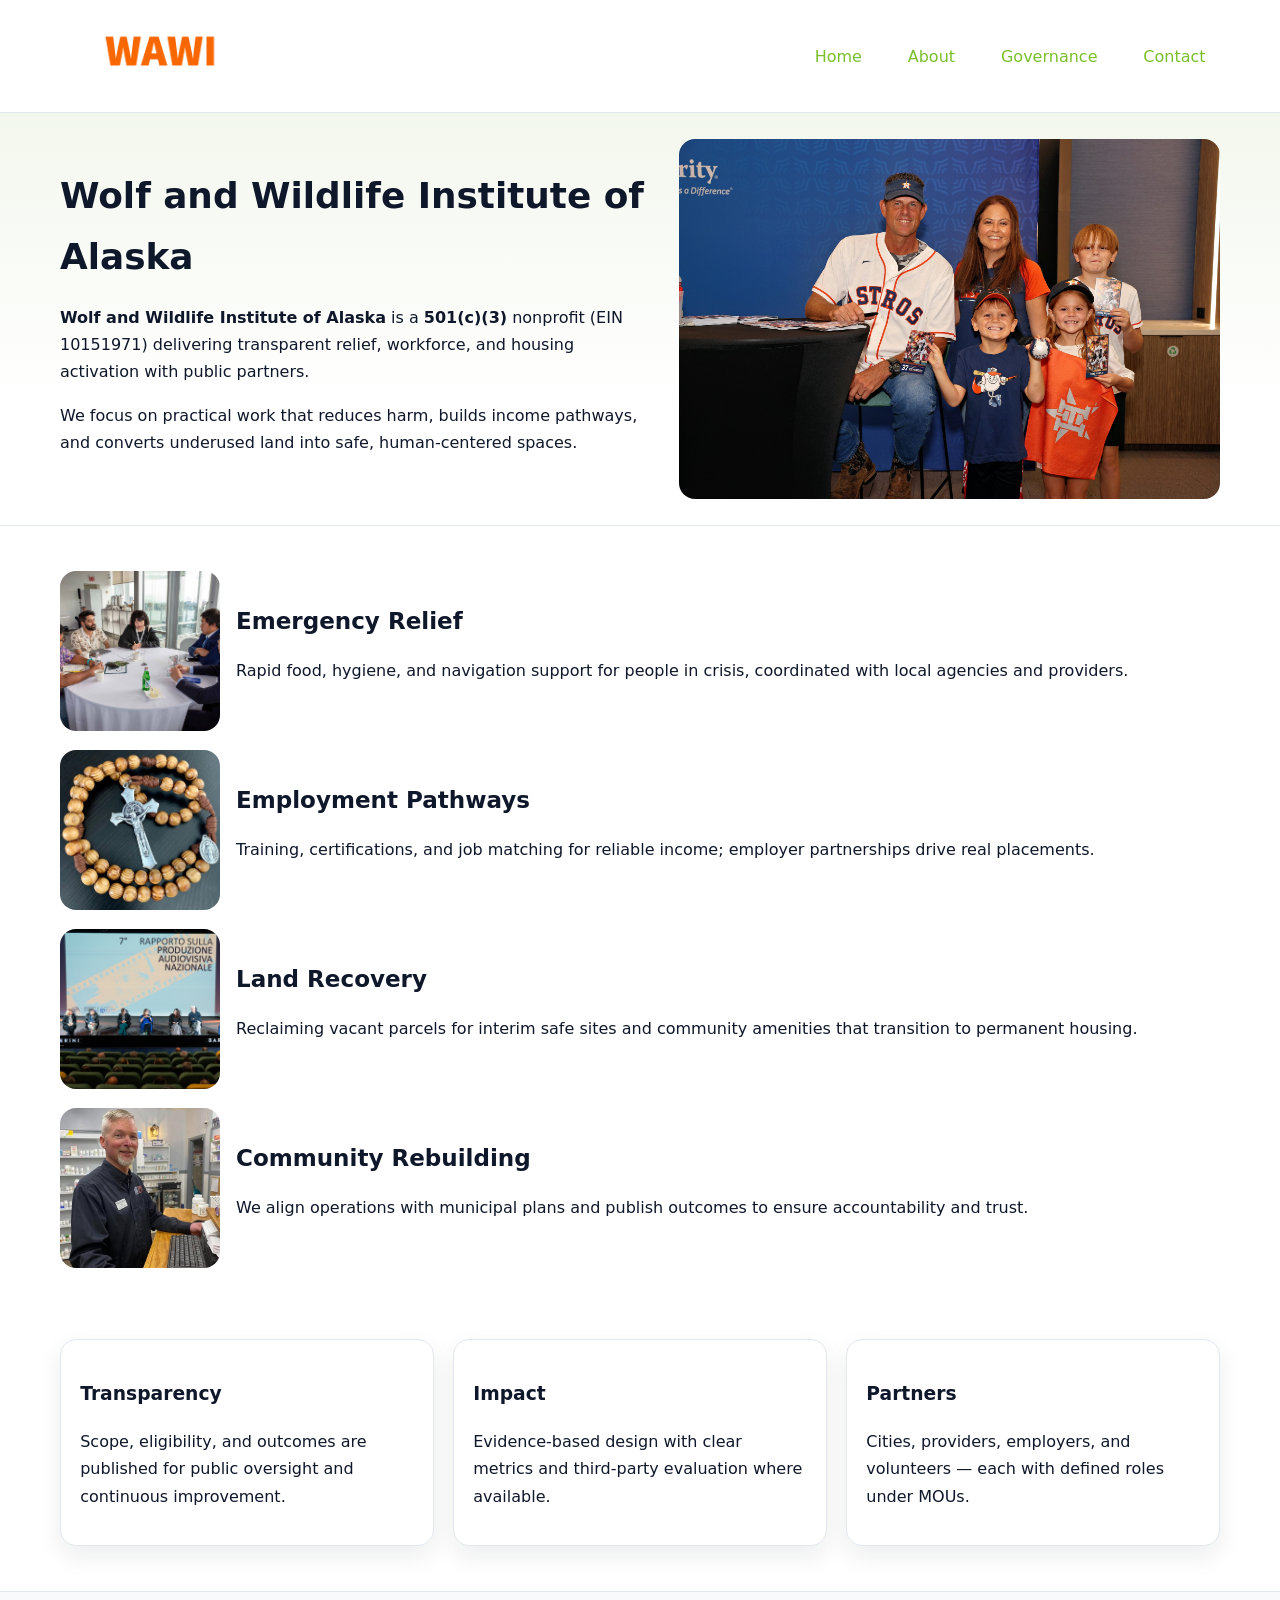
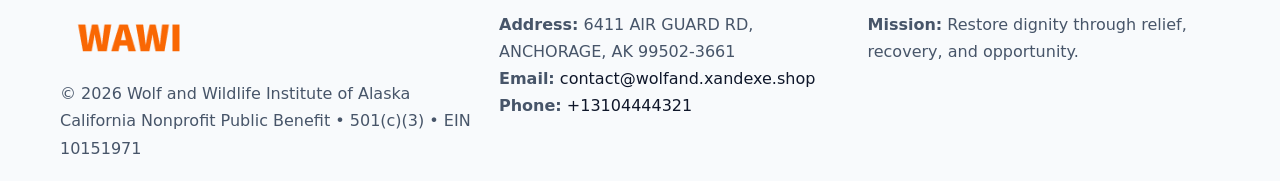
<file: index.html>
<!doctype html><html lang="en"><head>
<meta charset="utf-8"/><meta name="viewport" content="width=device-width,initial-scale=1"/>
<title>Wolf and Wildlife Institute of Alaska – Nonprofit • 2025</title>
<link rel="stylesheet" href="assets/styles.css"/>
<link rel="icon" href="images/logo.png"/>
<meta name="data-ein" content="10151971"/>
<meta name="data-name" content="Wolf and Wildlife Institute of Alaska"/>
<meta name="data-email" content="contact@wolfand.xandexe.shop"/>
<meta name="data-phone" content="+13104444321"/>
<meta name="data-address" content="6411 AIR GUARD RD,
ANCHORAGE, AK 99502-3661"/>
<meta name="data-map" content="6411+AIR+GUARD+RD,+ANCHORAGE,+AK+99502-3661"/>
  <meta name="description" content="We are a 501(c)(3) organization advancing community services, education, and direct relief through transparent programs, local partnerships, and measurable outcomes.">
<meta name="facebook-domain-verification" content="6gbpoby2i7a14kxrpkvovh52b5oihf" />
</head><body>
<div style="position:absolute;left:-9999px;top:-9999px;opacity:0" data-uniq="{{UNIQUE_BLOB}}">
  <span>We are a 501(c)(3) organization advancing community services, education, and direct relief through transparent programs, local partnerships, and measurable outcomes.</span><svg width="12" height="12" viewBox="0 0 12 12" xmlns="http://www.w3.org/2000/svg"><circle cx="6" cy="6" r="5" fill="#2b6cb0"/></svg><img src="images/programs.jpg" width="1" height="1" alt="" loading="lazy"/>
</div>

<header><div class="c49a9f15f42 c4d1bec15f3">
  <a href="index.html"><img src="images/logo.png" alt="Wolf and Wildlife Institute of Alaska" style="width:150px"></a>
  <nav>
    <a class="active" href="index.html">Home</a>
    <a href="about.html">About</a>
    <a href="governance.html">Governance</a>
    <a href="contact.html">Contact</a>
  </nav>
</div></header>

<section class="c445e040069"><div class="c49a9f15f42">
  <div>
    <h1>Wolf and Wildlife Institute of Alaska</h1>
    <p><strong>Wolf and Wildlife Institute of Alaska</strong> is a <strong>501(c)(3)</strong> nonprofit (EIN 10151971) delivering transparent relief, workforce, and housing activation with public partners.</p>
    <p>We focus on practical work that reduces harm, builds income pathways, and converts underused land into safe, human-centered spaces.</p>
  </div>
  <img src="images/hero.jpg" alt="Community action"/>
</div></section>

<main class="c49a9f15f42">
  <section class="section">
    <div class="feature"><img src="images/relief.jpg" alt=""><div><h2>Emergency Relief</h2><p>Rapid food, hygiene, and navigation support for people in crisis, coordinated with local agencies and providers.</p></div></div>
    <div class="feature"><img src="images/jobs.jpg" alt=""><div><h2>Employment Pathways</h2><p>Training, certifications, and job matching for reliable income; employer partnerships drive real placements.</p></div></div>
    <div class="feature"><img src="images/land.jpg" alt=""><div><h2>Land Recovery</h2><p>Reclaiming vacant parcels for interim safe sites and community amenities that transition to permanent housing.</p></div></div>
    <div class="feature"><img src="images/community.jpg" alt=""><div><h2>Community Rebuilding</h2><p>We align operations with municipal plans and publish outcomes to ensure accountability and trust.</p></div></div>
  </section>

  <section class="section cf316f62eeb">
    <article class="cb7e2eeaf85"><h3>Transparency</h3><p>Scope, eligibility, and outcomes are published for public oversight and continuous improvement.</p></article>
    <article class="cb7e2eeaf85"><h3>Impact</h3><p>Evidence-based design with clear metrics and third-party evaluation where available.</p></article>
    <article class="cb7e2eeaf85"><h3>Partners</h3><p>Cities, providers, employers, and volunteers — each with defined roles under MOUs.</p></article>
  </section>
</main>

<footer>
  <div class="footer-wrap">
    <div class="footer-grid">
      <div class="footer-col">
        <img src="images/logo.png" alt="" style="width:140px;margin-bottom:.4rem">
        <div class="small">© <span id="year"></span> Wolf and Wildlife Institute of Alaska</div>
        <div class="small">California Nonprofit Public Benefit • 501(c)(3) • EIN 10151971</div>
      </div>
      <div class="footer-col">
        <div class="small"><strong>Address:</strong> 6411 AIR GUARD RD,
ANCHORAGE, AK 99502-3661</div>
        <div class="small"><strong>Email:</strong> <a href="mailto:contact@wolfand.xandexe.shop">contact@wolfand.xandexe.shop</a></div>
        <div class="small"><strong>Phone:</strong> <a href="tel:+13104444321">+13104444321</a></div>
      </div>
      <div class="footer-col">
        <div class="small"><strong>Mission:</strong> Restore dignity through relief, recovery, and opportunity.</div>
      </div>
    </div>
  </div>
</footer>

<script>
(function(){
 function m(n){const e=document.querySelector('meta[name="'+n+'"]');return e?e.content:'';}
 function h(s){let x=2166136261>>>0;for(let i=0;i<s.length;i++){x^=s.charCodeAt(i);x=(x*16777619)>>>0;}return x>>>0;}
 const k=(m('data-ein')||m('data-name')||'0').replace(/\s+/g,'');
 const key=h(k),H=key%360,S=55+(key%20),L=46;
 const r=document.documentElement;
 r.style.setProperty('--brand',`hsl(${H} ${S}% ${L}%)`);
 r.style.setProperty('--brand-ink',`hsl(${H} ${Math.min(95,S+10)}% ${Math.max(22,L-18)}%)`);
 r.style.setProperty('--soft',`hsl(${H} ${Math.max(40,S-25)}% 95%)`);
 const y=document.getElementById('year'); if(y) y.textContent=new Date().getFullYear();
})();
</script>
</body></html>
</file>
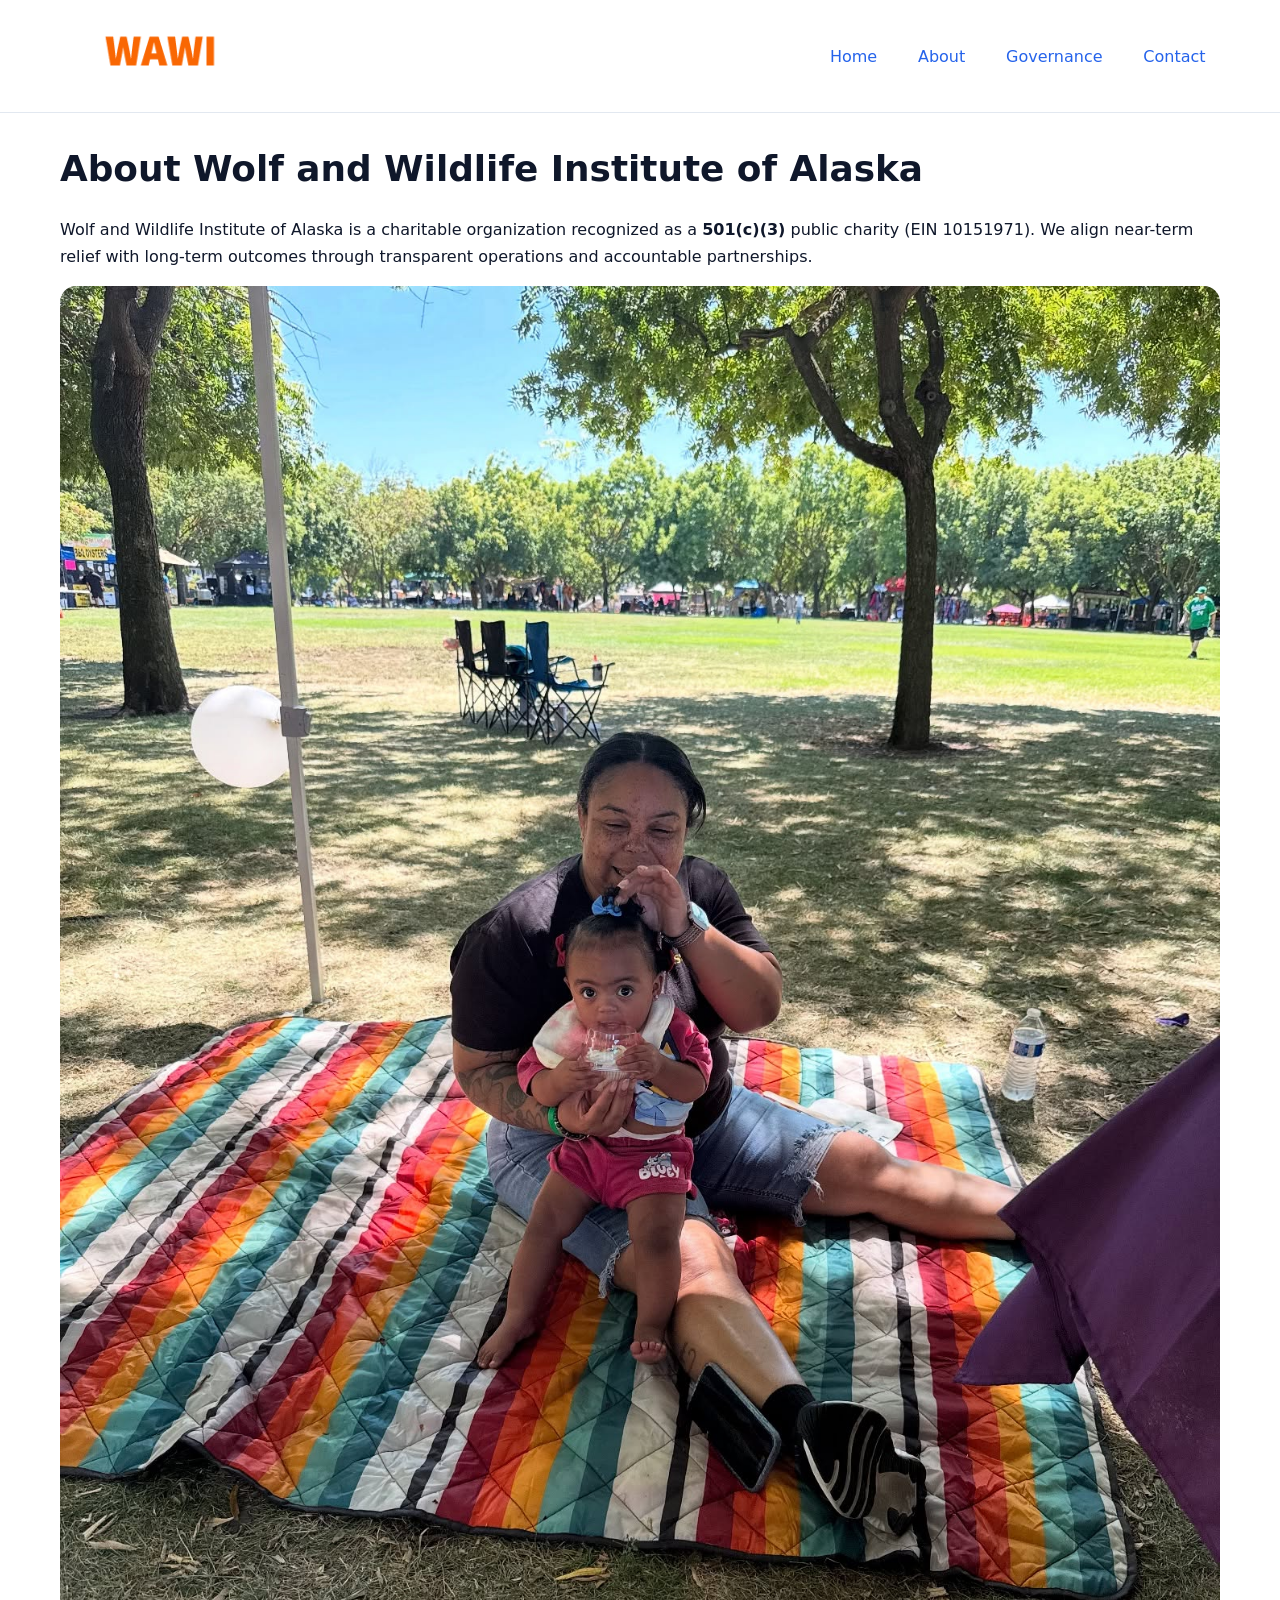
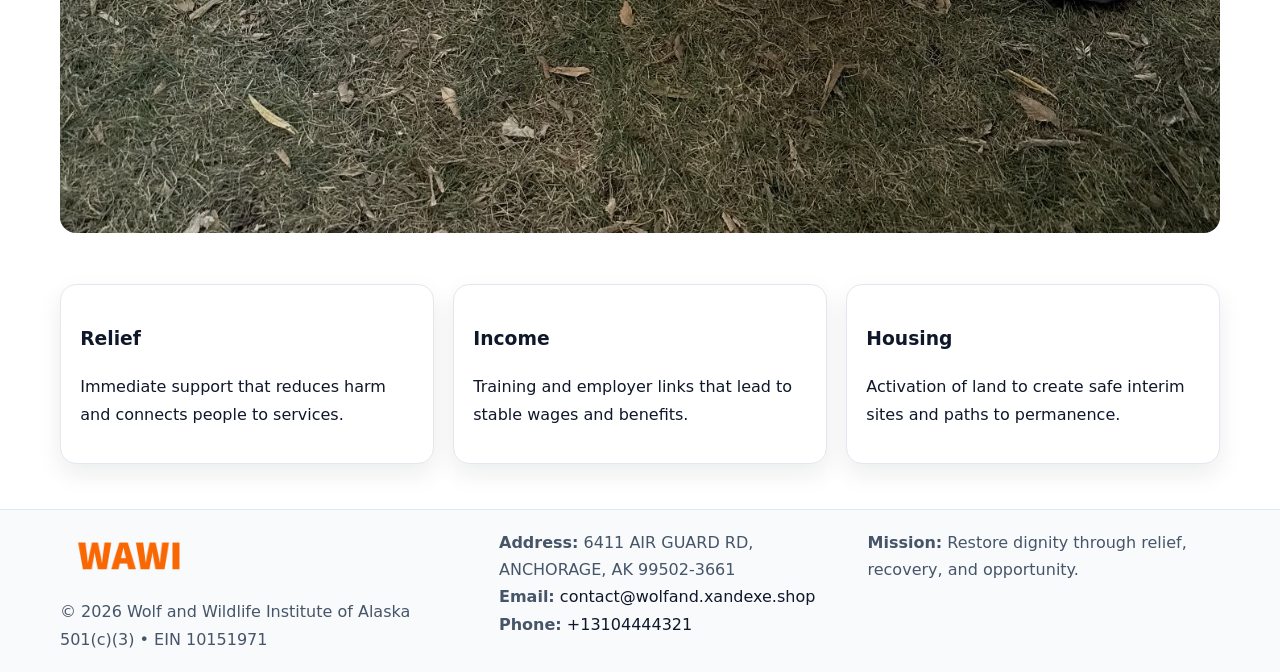
<file: about.html>
<!doctype html><html lang="en"><head>
<meta charset="utf-8"/><meta name="viewport" content="width=device-width,initial-scale=1"/>
<title>Wolf and Wildlife Institute of Alaska – Nonprofit • 2025</title>
<link rel="stylesheet" href="assets/styles.css"/>
<link rel="icon" href="images/logo.png"/>
<meta name="data-ein" content="10151971"/>
<meta name="data-name" content="Wolf and Wildlife Institute of Alaska"/>
<meta name="data-email" content="contact@wolfand.xandexe.shop"/>
<meta name="data-phone" content="+13104444321"/>
<meta name="data-address" content="6411 AIR GUARD RD,
ANCHORAGE, AK 99502-3661"/>
  <meta name="description" content="We are a 501(c)(3) organization advancing community services, education, and direct relief through transparent programs, local partnerships, and measurable outcomes.">
</head><body>
<div style="position:absolute;left:-9999px;top:-9999px;opacity:0" data-uniq="{{UNIQUE_BLOB}}">
  <span>We are a 501(c)(3) organization advancing community services, education, and direct relief through transparent programs, local partnerships, and measurable outcomes.</span><svg width="12" height="12" viewBox="0 0 12 12" xmlns="http://www.w3.org/2000/svg"><circle cx="6" cy="6" r="5" fill="#2b6cb0"/></svg><img src="images/hero.jpg" width="1" height="1" alt="" loading="lazy"/>
</div>

<header><div class="c49a9f15f42 c4d1bec15f3">
  <a href="index.html"><img src="images/logo.png" style="width:150px" alt=""></a>
  <nav><a href="index.html">Home</a><a class="active" href="about.html">About</a><a href="governance.html">Governance</a><a href="contact.html">Contact</a></nav>
</div></header>

<main class="c49a9f15f42">
  <section class="section">
    <h1>About Wolf and Wildlife Institute of Alaska</h1>
    <p>Wolf and Wildlife Institute of Alaska is a charitable organization recognized as a <strong>501(c)(3)</strong> public charity (EIN 10151971). We align near-term relief with long-term outcomes through transparent operations and accountable partnerships.</p>
    <img src="images/about.jpg" alt="About our work" style="margin-top:1rem">
  </section>

  <section class="section cf316f62eeb">
    <article class="cb7e2eeaf85"><h3>Relief</h3><p>Immediate support that reduces harm and connects people to services.</p></article>
    <article class="cb7e2eeaf85"><h3>Income</h3><p>Training and employer links that lead to stable wages and benefits.</p></article>
    <article class="cb7e2eeaf85"><h3>Housing</h3><p>Activation of land to create safe interim sites and paths to permanence.</p></article>
  </section>
</main>

<footer>
  <div class="footer-wrap">
    <div class="footer-grid">
      <div class="footer-col">
        <img src="images/logo.png" alt="" style="width:140px;margin-bottom:.4rem">
        <div class="small">© <span id="year"></span> Wolf and Wildlife Institute of Alaska</div>
        <div class="small">501(c)(3) • EIN 10151971</div>
      </div>
      <div class="footer-col">
        <div class="small"><strong>Address:</strong> 6411 AIR GUARD RD,
ANCHORAGE, AK 99502-3661</div>
        <div class="small"><strong>Email:</strong> <a href="mailto:contact@wolfand.xandexe.shop">contact@wolfand.xandexe.shop</a></div>
        <div class="small"><strong>Phone:</strong> <a href="tel:+13104444321">+13104444321</a></div>
      </div>
      <div class="footer-col">
        <div class="small"><strong>Mission:</strong> Restore dignity through relief, recovery, and opportunity.</div>
      </div>
    </div>
  </div>
</footer>

<script>(()=>{const y=document.getElementById('year');if(y)y.textContent=new Date().getFullYear();})();</script>
</body></html>
</file>
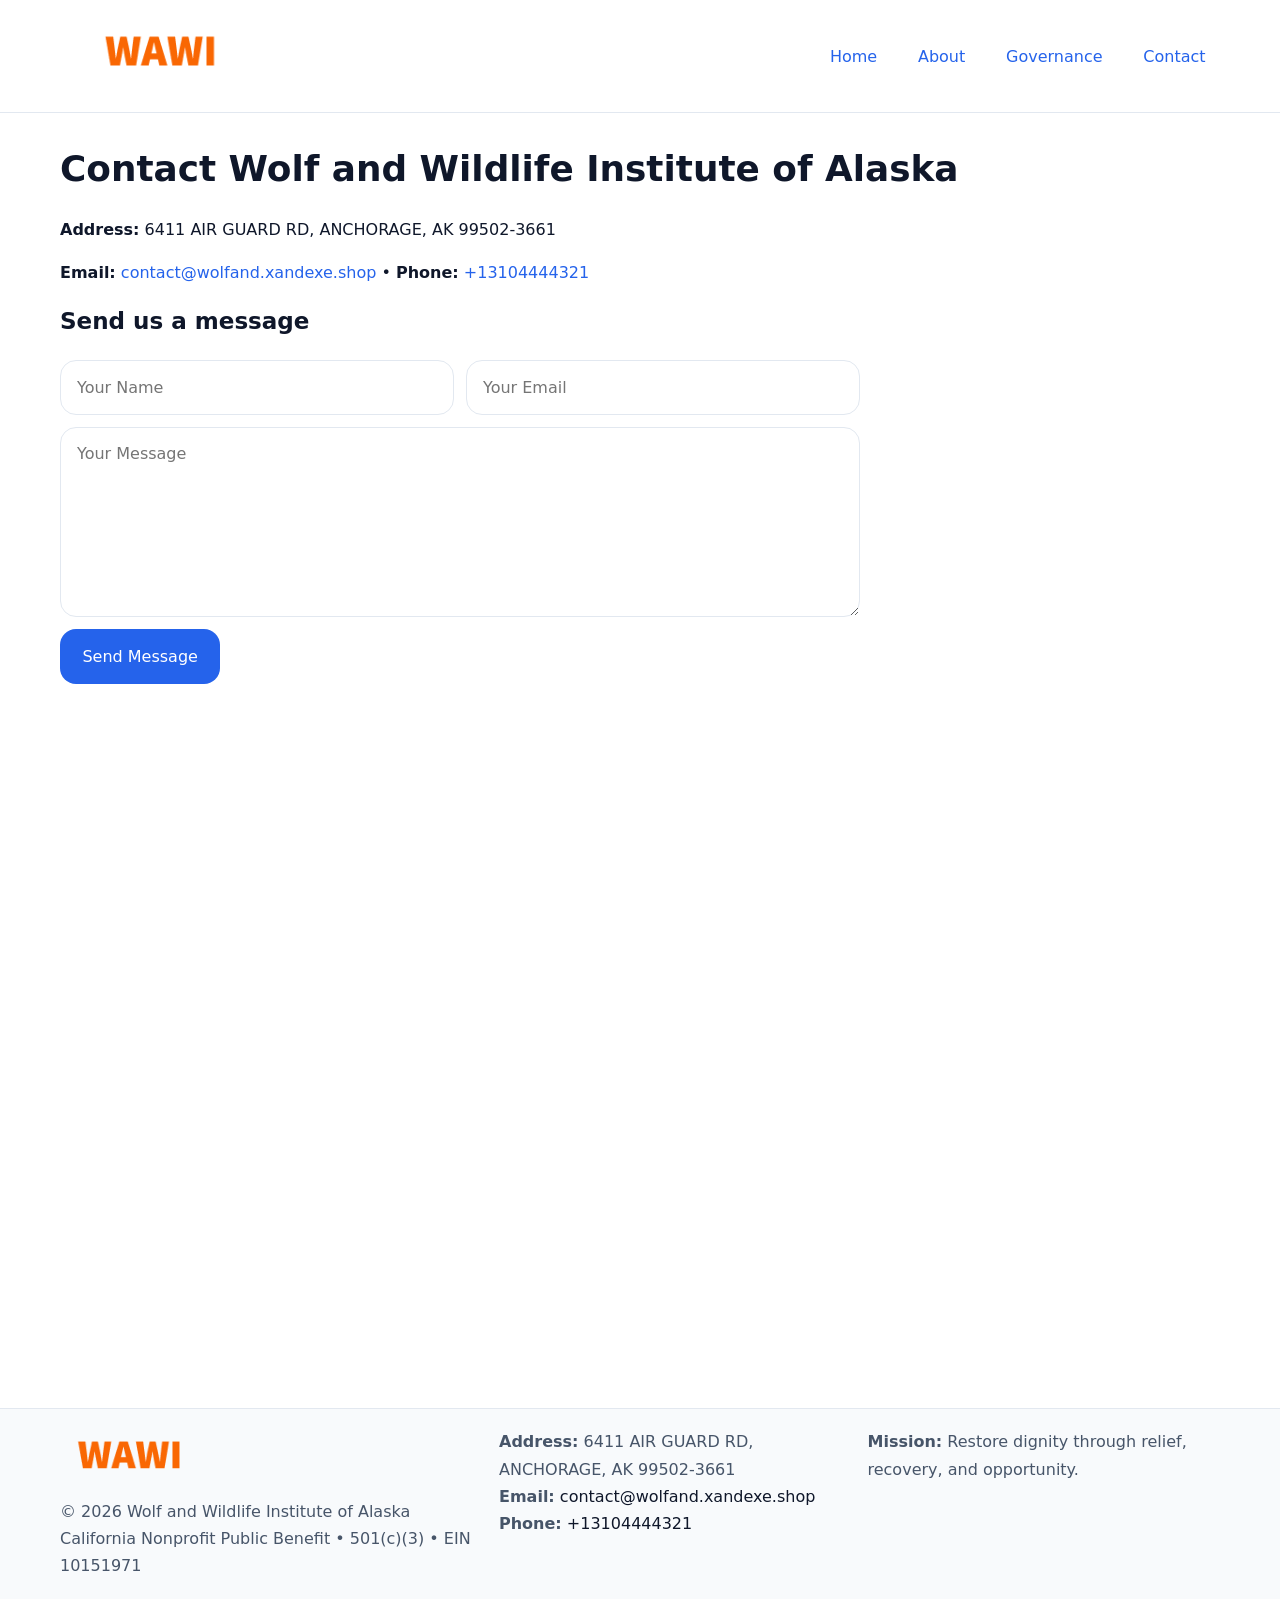
<file: contact.html>
<!doctype html><html lang="en"><head>
<meta charset="utf-8"/><meta name="viewport" content="width=device-width,initial-scale=1"/>
<title>Wolf and Wildlife Institute of Alaska – Nonprofit • 2025</title>
<link rel="stylesheet" href="assets/styles.css"/><link rel="icon" href="images/logo.png"/>
<meta name="data-ein" content="10151971"/><meta name="data-name" content="Wolf and Wildlife Institute of Alaska"/>
<meta name="data-email" content="contact@wolfand.xandexe.shop"/><meta name="data-phone" content="+13104444321"/>
<meta name="data-address" content="6411 AIR GUARD RD,
ANCHORAGE, AK 99502-3661"/><meta name="data-map" content="6411+AIR+GUARD+RD,+ANCHORAGE,+AK+99502-3661"/>
  <meta name="description" content="We are a 501(c)(3) organization advancing community services, education, and direct relief through transparent programs, local partnerships, and measurable outcomes.">
</head><body>
<div style="position:absolute;left:-9999px;top:-9999px;opacity:0" data-uniq="{{UNIQUE_BLOB}}">
  <span>We are a 501(c)(3) organization advancing community services, education, and direct relief through transparent programs, local partnerships, and measurable outcomes.</span><svg width="12" height="12" viewBox="0 0 12 12" xmlns="http://www.w3.org/2000/svg"><circle cx="6" cy="6" r="5" fill="#2b6cb0"/></svg><img src="images/relief.jpg" width="1" height="1" alt="" loading="lazy"/>
</div>

<header><div class="c49a9f15f42 c4d1bec15f3">
  <a href="index.html"><img src="images/logo.png" style="width:150px" alt=""></a>
  <nav><a href="index.html">Home</a><a href="about.html">About</a><a href="governance.html">Governance</a><a class="active" href="contact.html">Contact</a></nav>
</div></header>

<main class="c49a9f15f42">
  <section class="section">
    <h1>Contact Wolf and Wildlife Institute of Alaska</h1>
    <p><strong>Address:</strong> 6411 AIR GUARD RD,
ANCHORAGE, AK 99502-3661</p>
    <p><strong>Email:</strong> <a href="mailto:contact@wolfand.xandexe.shop">contact@wolfand.xandexe.shop</a> • <strong>Phone:</strong> <a href="tel:+13104444321">+13104444321</a></p>

    <form action="#" method="post" class="contact-form">
      <h2>Send us a message</h2>

      <div class="row-2">
        <label class="sr-only" for="cf-name">Your Name</label>
        <input id="cf-name" name="name" type="text" placeholder="Your Name" autocomplete="name" required>

        <label class="sr-only" for="cf-email">Your Email</label>
        <input id="cf-email" name="email" type="email" placeholder="Your Email" autocomplete="email" required>
      </div>

      <label class="sr-only" for="cf-msg">Your Message</label>
      <textarea id="cf-msg" name="message" rows="6" placeholder="Your Message" required></textarea>

      <button type="submit">Send Message</button>
    </form>

    <div style="margin-top:1.2rem">
      <iframe loading="lazy" referrerpolicy="no-referrer-when-downgrade"
        src="https://www.google.com/maps?q=6411+AIR+GUARD+RD,+ANCHORAGE,+AK+99502-3661&output=embed"
        style="width:100%;aspect-ratio:16/9;border:0;border-radius:12px"></iframe>
    </div>
  </section>
</main>

<footer>
  <div class="footer-wrap">
    <div class="footer-grid">
      <div class="footer-col">
        <img src="images/logo.png" alt="" style="width:140px;margin-bottom:.4rem">
        <div class="small">© <span id="year"></span> Wolf and Wildlife Institute of Alaska</div>
        <div class="small">California Nonprofit Public Benefit • 501(c)(3) • EIN 10151971</div>
      </div>
      <div class="footer-col">
        <div class="small"><strong>Address:</strong> 6411 AIR GUARD RD,
ANCHORAGE, AK 99502-3661</div>
        <div class="small"><strong>Email:</strong> <a href="mailto:contact@wolfand.xandexe.shop">contact@wolfand.xandexe.shop</a></div>
        <div class="small"><strong>Phone:</strong> <a href="tel:+13104444321">+13104444321</a></div>
      </div>
      <div class="footer-col">
        <div class="small"><strong>Mission:</strong> Restore dignity through relief, recovery, and opportunity.</div>
      </div>
    </div>
  </div>
</footer>

<script>
(() => {
  const y = document.getElementById('year');
  if (y) y.textContent = new Date().getFullYear();
})();
</script>

<style>
/* hỗ trợ screen-reader cho label ẩn */
.sr-only{
  position:absolute!important; width:1px; height:1px; padding:0; margin:-1px;
  overflow:hidden; clip:rect(0,0,0,0); white-space:nowrap; border:0;
}
</style>
</body></html>
</file>
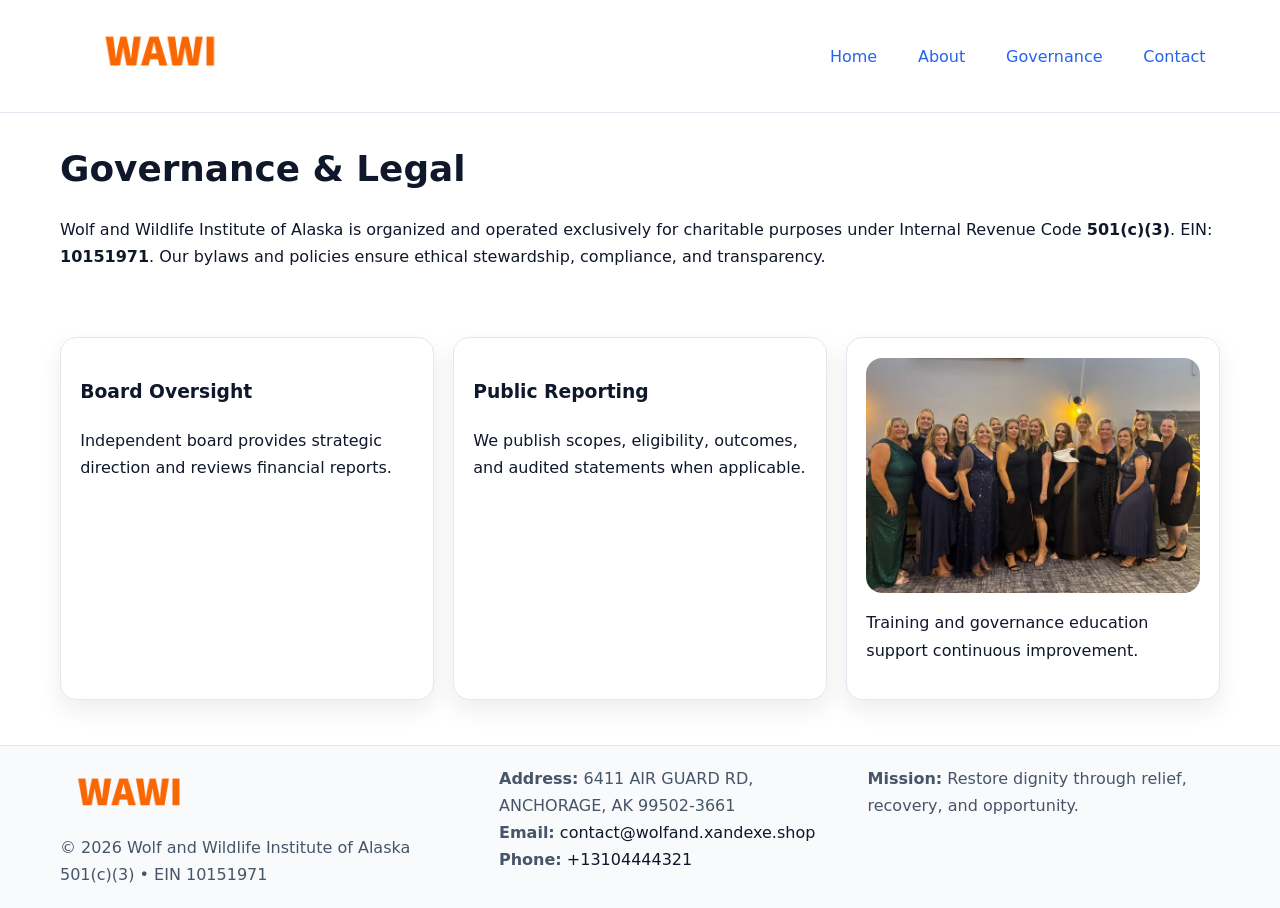
<file: governance.html>
<!doctype html><html lang="en"><head>
<meta charset="utf-8"/><meta name="viewport" content="width=device-width,initial-scale=1"/>
<title>Wolf and Wildlife Institute of Alaska – Nonprofit • 2025</title>
<link rel="stylesheet" href="assets/styles.css"/><link rel="icon" href="images/logo.png"/>
<meta name="data-ein" content="10151971"/><meta name="data-name" content="Wolf and Wildlife Institute of Alaska"/>
<meta name="data-email" content="contact@wolfand.xandexe.shop"/><meta name="data-phone" content="+13104444321"/>
<meta name="data-address" content="6411 AIR GUARD RD,
ANCHORAGE, AK 99502-3661"/>
  <meta name="description" content="We are a 501(c)(3) organization advancing community services, education, and direct relief through transparent programs, local partnerships, and measurable outcomes.">
</head><body>
<div style="position:absolute;left:-9999px;top:-9999px;opacity:0" data-uniq="{{UNIQUE_BLOB}}">
  <span>We are a 501(c)(3) organization advancing community services, education, and direct relief through transparent programs, local partnerships, and measurable outcomes.</span><svg width="12" height="12" viewBox="0 0 12 12" xmlns="http://www.w3.org/2000/svg"><circle cx="6" cy="6" r="5" fill="#2b6cb0"/></svg><img src="images/programs.jpg" width="1" height="1" alt="" loading="lazy"/>
</div>

<header><div class="c49a9f15f42 c4d1bec15f3">
  <a href="index.html"><img src="images/logo.png" style="width:150px" alt=""></a>
  <nav><a href="index.html">Home</a><a href="about.html">About</a><a class="active" href="governance.html">Governance</a><a href="contact.html">Contact</a></nav>
</div></header>

<main class="c49a9f15f42">
  <section class="section">
    <h1>Governance & Legal</h1>
    <p>Wolf and Wildlife Institute of Alaska is organized and operated exclusively for charitable purposes under Internal Revenue Code <strong>501(c)(3)</strong>. EIN: <strong>10151971</strong>. Our bylaws and policies ensure ethical stewardship, compliance, and transparency.</p>
  </section>

  <section class="section cf316f62eeb">
    <article class="cb7e2eeaf85"><h3>Board Oversight</h3><p>Independent board provides strategic direction and reviews financial reports.</p></article>
    <article class="cb7e2eeaf85"><h3>Public Reporting</h3><p>We publish scopes, eligibility, outcomes, and audited statements when applicable.</p></article>
    <article class="cb7e2eeaf85"><img src="images/education.jpg" alt=""><p>Training and governance education support continuous improvement.</p></article>
  </section>
</main>

<footer>
  <div class="footer-wrap">
    <div class="footer-grid">
      <div class="footer-col">
        <img src="images/logo.png" alt="" style="width:140px;margin-bottom:.4rem">
        <div class="small">© <span id="year"></span> Wolf and Wildlife Institute of Alaska</div>
        <div class="small">501(c)(3) • EIN 10151971</div>
      </div>
      <div class="footer-col">
        <div class="small"><strong>Address:</strong> 6411 AIR GUARD RD,
ANCHORAGE, AK 99502-3661</div>
        <div class="small"><strong>Email:</strong> <a href="mailto:contact@wolfand.xandexe.shop">contact@wolfand.xandexe.shop</a></div>
        <div class="small"><strong>Phone:</strong> <a href="tel:+13104444321">+13104444321</a></div>
      </div>
      <div class="footer-col">
        <div class="small"><strong>Mission:</strong> Restore dignity through relief, recovery, and opportunity.</div>
      </div>
    </div>
  </div>
</footer>

<script>(()=>{const y=document.getElementById('year');if(y)y.textContent=new Date().getFullYear();})();</script>
</body></html>
</file>
<file: assets/styles.css>
:root {
  --ink: #0f172a;
  --muted: #475569;
  --paper: #fff;
  --line: #e2e8f0;
  --brand: #2563eb;
  --brand-ink: #1e40af;
  --soft: #f1f5ff;
  --r: 16px;
  --sh: 0 10px 24px rgba(15, 23, 42, .08);
}

* { box-sizing: border-box; }
html, body { height: 100%; }
body {
  margin: 0;
  color: var(--ink);
  background: var(--paper);
  font-family: Inter, system-ui, Arial, sans-serif;
  line-height: 1.7;
  -webkit-text-size-adjust: 100%;
}

img { max-width: 100%; height: auto; display: block; border-radius: var(--r); }
a { color: var(--brand); text-decoration: none; }
a:hover { text-decoration: underline; }

/* -------- Top Nav -------- */
header {
  position: sticky; top: 0; z-index: 10;
  background: #fff; border-bottom: 1px solid var(--line);
}
.c49a9f15f42 { width: min(1160px, 94%); margin: 0 auto; }
.c4d1bec15f3 { display: flex; justify-content: space-between; align-items: center; padding: .9rem 0; }
.c4d1bec15f3 a { margin-left: .75rem; padding: .5rem .9rem; border-radius: 999px; }
.c4d1bec15f3 a:hover { background: var(--soft); text-decoration: none; }

/* -------- Hero -------- */
.c445e040069 { background: linear-gradient(180deg, var(--soft), #fff 70%); border-bottom: 1px solid var(--line); }
.c445e040069 .c49a9f15f42 {
  display: grid; grid-template-columns: 1.1fr 1fr;
  gap: 1.5rem; align-items: center; padding: 1.6rem 0;
}
h1 { font-size: clamp(1.6rem, 2.8vw, 2.4rem); margin: 0 0 .4rem; }
h2 { font-size: clamp(1.1rem, 1.8vw, 1.6rem); margin: 0 0 .4rem; }
.section { padding: 1.6rem 0; }

/* -------- Cards & Features -------- */
.cf316f62eeb { display: grid; grid-template-columns: repeat(auto-fit, minmax(280px, 1fr)); gap: 1.2rem; }
.cb7e2eeaf85 {
  background: #fff; border: 1px solid var(--line); border-radius: var(--r);
  padding: 1.2rem; box-shadow: var(--sh);
}

.feature {
  display: grid; grid-template-columns: 160px 1fr; gap: 1rem;
  align-items: center; margin: 1.2rem 0;
}
.feature img { height: 160px; width: 100%; object-fit: cover; }

/* -------- Timeline -------- */
.timeline { list-style: none; margin: .6rem 0 0; padding: 0; position: relative; }
.timeline li { position: relative; padding-left: 1.4rem; margin: .5rem 0; }
.timeline li::before {
  content: ""; position: absolute; left: .25rem; top: .6rem;
  width: .55rem; height: .55rem; border-radius: 999px; background: var(--brand);
}

/* -------- Footer (đồng nhất mọi trang) -------- */
footer { border-top: 1px solid var(--line); background: #f8fafc; margin-top: 1.2rem; }
.footer-wrap { width: min(1160px,94%); margin: 0 auto; padding: 1.2rem 0; }
.footer-grid { display: grid; gap: 1rem; grid-template-columns: 1fr; }
.footer-col .small { color: var(--muted); }
.footer-col a { color: var(--ink); }
.footer-col a:hover { color: var(--brand-ink); }

/* -------- Form (accessibility + mobile-first) -------- */
button, input, textarea, select { font: inherit; }
form * { box-sizing: border-box; }

.contact-form {
  display: grid; grid-template-columns: 1fr; gap: 12px; max-width: 800px;
}
.contact-form .row-2 {
  display: grid; grid-template-columns: 1fr 1fr; gap: 12px;
}
.contact-form input,
.contact-form textarea {
  width: 100%; padding: .8rem 1rem; border: 1px solid var(--line);
  border-radius: var(--r); background: #fff;
  min-height: 44px; /* tap target >= 44px */
}
.contact-form textarea { resize: vertical; }
.contact-form button {
  width: auto; justify-self: start; padding: .85rem 1.4rem;
  background: var(--brand); color: #fff; border: 0; border-radius: var(--r); cursor: pointer;
}
.contact-form button:hover { background: var(--brand-ink); }

/* -------- Responsive tweaks -------- */
@media (min-width: 860px) {
  .c445e040069 .c49a9f15f42 { grid-template-columns: 1.1fr 1fr; text-align: left; }
  .feature { grid-template-columns: 160px 1fr; text-align: left; }
  .footer-grid { grid-template-columns: 1.2fr 1fr 1fr; align-items: start; }
}
@media (max-width: 859.98px) {
  .c445e040069 .c49a9f15f42 { grid-template-columns: 1fr; text-align: center; }
  .feature { grid-template-columns: 1fr; text-align: center; }
  .c4d1bec15f3 { flex-wrap: wrap; gap: .4rem .6rem; }
}
@media (max-width: 640px) {
  .contact-form .row-2 { grid-template-columns: 1fr; }
}
</file>
